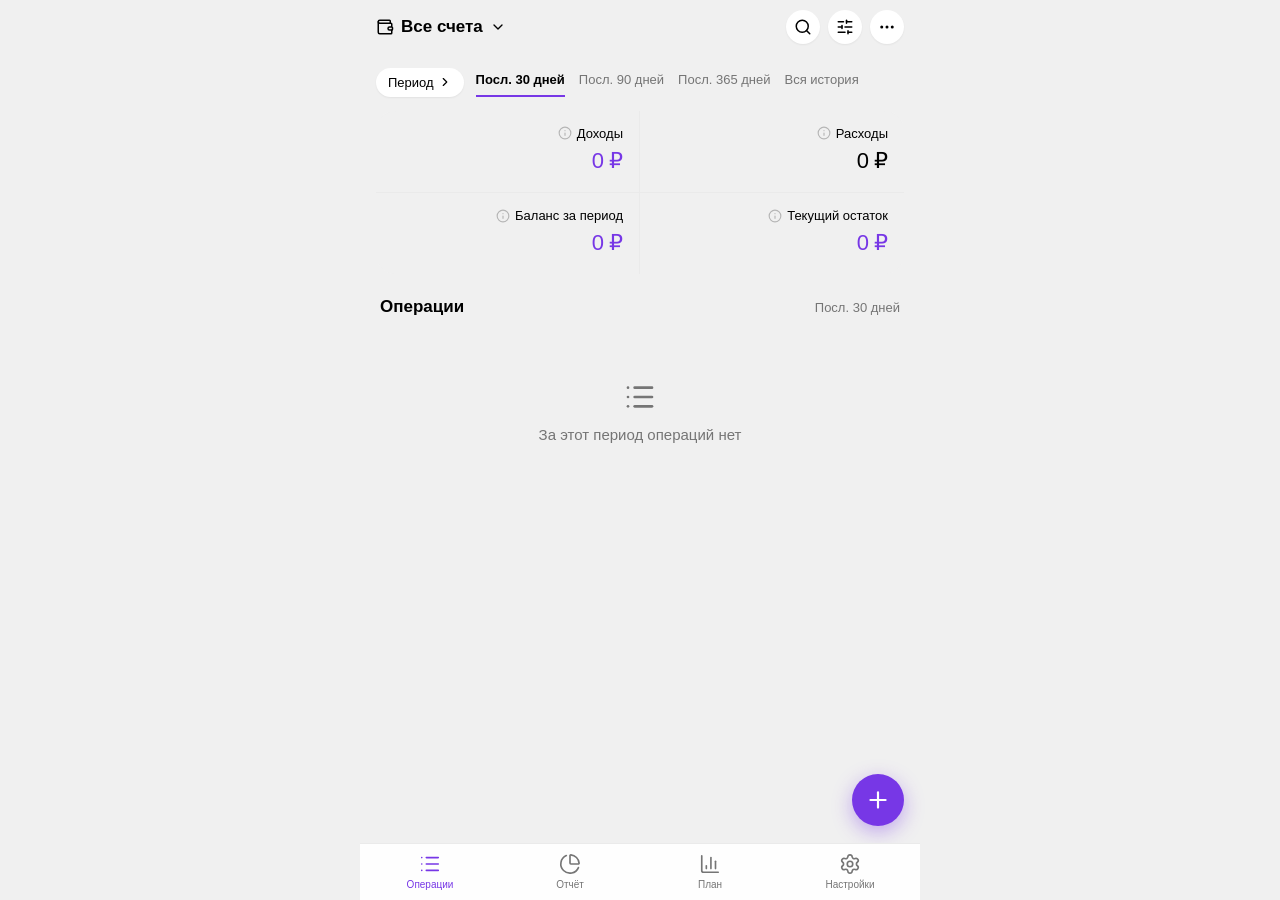
<file: index.html>
<!doctype html>
<html lang="ru">
<head>
  <meta charset="utf-8">
  <meta name="viewport" content="width=device-width, initial-scale=1, viewport-fit=cover">
  <title>Поток</title>

  <meta name="description" content="Учёт личных финансов. Данные хранятся только на устройстве.">
  <meta name="theme-color" content="#f0f0f0">
  <meta name="mobile-web-app-capable" content="yes">
  <meta name="apple-mobile-web-app-capable" content="yes">
  <meta name="apple-mobile-web-app-title" content="Поток">

  <link rel="manifest" href="manifest.webmanifest">
  <link rel="icon" href="icons/icon-192.png" sizes="192x192">
  <link rel="apple-touch-icon" href="icons/icon-192.png">
  <link rel="stylesheet" href="css/tokens.css">
  <link rel="stylesheet" href="css/app.css">

  <script>
    // Тему ставим до первой отрисовки, иначе на старте мигает белым.
    // Точное значение из настроек применит theme.js после чтения базы.
    document.documentElement.dataset.theme =
      matchMedia('(prefers-color-scheme: dark)').matches ? 'dark' : 'light';
  </script>
</head>
<body>
  <div id="app"></div>
  <noscript><p style="padding:24px;text-align:center">Нужен включённый JavaScript.</p></noscript>
  <script type="module" src="js/app.js"></script>
</body>
</html>
</file>
<file: css/tokens.css>
/* =========================================================================
   Токены. Значения сняты пипеткой с кадров записи экрана Money Flow
   в исходном разрешении 1284×2778 — не подобраны на глаз.

   Главное отличие от привычных приложений учёта: красно-зелёной схемы нет.
   Все положительные суммы — акцентный фиолетовый, расходы — обычный текст.
   ========================================================================= */

:root {
  /* Акцент один на обе темы — в оригинале он не меняется. */
  --accent: #7737e6;
  --accent-pressed: #6a2fd0;

  /* Цвета категорий с диаграмм оригинала. */
  --cat-1:  #1793df;  --cat-2:  #30a044;  --cat-3:  #1cb786;
  --cat-4:  #fd492d;  --cat-5:  #fc1037;  --cat-6:  #f45f8e;
  --cat-7:  #b15db6;  --cat-8:  #ffc463;  --cat-9:  #d8a67b;
  --cat-10: #c5bfa1;  --cat-11: #7737e6;  --cat-12: #8b8b8b;

  --radius-card: 20px;
  --radius-field: 14px;
  --radius-pill: 999px;

  --gap: 12px;
  --pad: 16px;
  --tabbar-height: 56px;

  --font: -apple-system, BlinkMacSystemFont, 'SF Pro Text', 'Segoe UI', Roboto,
    'Helvetica Neue', Arial, sans-serif;

  /* Шкала снята с кадров: крупная сумма ~34pt, заголовок ~17pt, подпись ~13pt. */
  --size-amount: 34px;
  --size-title: 17px;
  --size-body: 15px;
  --size-caption: 13px;
  --size-micro: 11px;
}

/* ------------------------------------------------------------ светлая тема */
:root,
:root[data-theme='light'] {
  --bg: #f0f0f0;
  --surface: #ffffff;
  --surface-2: #f0f0f0;
  --separator: #eaeaea;
  --text: #000000;
  --text-2: #757575;
  --text-3: #b6b6b6;

  --amount-positive: var(--accent);
  --amount-negative: var(--text);
  --track: #eaeaea;
  --shadow: 0 1px 2px rgba(0, 0, 0, 0.06);
}

/* --------------------------------------------------------------- тёмная */
@media (prefers-color-scheme: dark) {
  :root:not([data-theme='light']):not([data-theme='black']):not([data-theme='pureBlack']) {
    --bg: #1d1d1d;
    --surface: #292929;
    --surface-2: #242424;
    --separator: #343337;
    --text: #dcdcdc;
    --text-2: #8b8b8b;
    --text-3: #5a5a5a;

    --amount-positive: #9b6bf0;
    --amount-negative: var(--text);
    --track: #343337;
    --shadow: none;
  }
}

:root[data-theme='dark'] {
  --bg: #1d1d1d;
  --surface: #292929;
  --surface-2: #242424;
  --separator: #343337;
  --text: #dcdcdc;
  --text-2: #8b8b8b;
  --text-3: #5a5a5a;

  --amount-positive: #9b6bf0;
  --amount-negative: var(--text);
  --track: #343337;
  --shadow: none;
}

/* Чёрная и чистая чёрная — в оригинале это отдельные темы, не оттенки тёмной. */
:root[data-theme='black'] {
  --bg: #0d0d0d;
  --surface: #1a1a1a;
  --surface-2: #141414;
  --separator: #2a2a2a;
  --text: #dcdcdc;
  --text-2: #8b8b8b;
  --text-3: #5a5a5a;

  --amount-positive: #9b6bf0;
  --amount-negative: var(--text);
  --track: #2a2a2a;
  --shadow: none;
}

:root[data-theme='pureBlack'] {
  --bg: #000000;
  --surface: #0d0d0d;
  --surface-2: #000000;
  --separator: #222222;
  --text: #e6e6e6;
  --text-2: #8b8b8b;
  --text-3: #5a5a5a;

  --amount-positive: #9b6bf0;
  --amount-negative: var(--text);
  --track: #222222;
  --shadow: none;
}
</file>
<file: css/app.css>
/* Компоненты. Геометрия снята с кадров записи оригинала: строка операции 60pt,
   иконка 40pt, скругление карточек 20pt, нижние вкладки 56pt. */

* { box-sizing: border-box; }

html, body { height: 100%; margin: 0; }

body {
  background: var(--bg);
  color: var(--text);
  font-family: var(--font);
  font-size: var(--size-body);
  line-height: 1.35;
  -webkit-tap-highlight-color: transparent;
  overscroll-behavior-y: none;
}

body.is-locked { overflow: hidden; }

button, input, select, textarea { font: inherit; color: inherit; }
button { cursor: pointer; border: none; background: none; padding: 0; }
:focus-visible { outline: 2px solid var(--accent); outline-offset: 2px; border-radius: 6px; }

#app {
  max-width: 560px;
  margin: 0 auto;
  min-height: 100%;
  position: relative;
}

/* --------------------------------------------------------------- каркас */

.screen {
  padding: 0 var(--pad) calc(var(--tabbar-height) + 92px);
  display: flex;
  flex-direction: column;
  gap: var(--gap);
}

.tabbar {
  position: fixed;
  bottom: 0;
  left: 50%;
  transform: translateX(-50%);
  width: 100%;
  max-width: 560px;
  display: grid;
  grid-template-columns: repeat(4, 1fr);
  background: color-mix(in srgb, var(--surface) 92%, transparent);
  backdrop-filter: blur(18px);
  border-top: 1px solid var(--separator);
  padding-bottom: env(safe-area-inset-bottom, 0px);
  z-index: 40;
}

.tabbar__item {
  height: var(--tabbar-height);
  display: flex;
  flex-direction: column;
  align-items: center;
  justify-content: center;
  gap: 3px;
  color: var(--text-2);
  text-decoration: none;
  font-size: 10px;
}

.tabbar__item.is-active { color: var(--accent); }

/* --------------------------------------------------------------- шапка */

.topbar {
  position: sticky;
  top: 0;
  z-index: 30;
  display: flex;
  align-items: center;
  gap: 8px;
  padding: calc(env(safe-area-inset-top, 0px) + 10px) 0 10px;
  background: var(--bg);
}

.topbar__title {
  display: flex;
  align-items: center;
  gap: 7px;
  font-size: var(--size-title);
  font-weight: 600;
  flex: 1;
  min-width: 0;
}

.topbar__title span {
  overflow: hidden;
  text-overflow: ellipsis;
  white-space: nowrap;
}

.round-btn {
  width: 34px;
  height: 34px;
  border-radius: 50%;
  background: var(--surface);
  color: var(--text);
  display: grid;
  place-items: center;
  flex: none;
  box-shadow: var(--shadow);
}

.round-btn--ghost { background: none; box-shadow: none; width: auto; padding: 0 6px; color: var(--accent); }
.round-btn--accent { background: var(--accent); color: #fff; }
.round-btn--on { background: var(--accent); color: #fff; }

/* переключатель как в системных настройках */
.switch {
  width: 46px;
  height: 27px;
  border-radius: 999px;
  background: var(--track);
  position: relative;
  flex: none;
  transition: background 0.18s;
}

.switch::after {
  content: '';
  position: absolute;
  top: 2.5px;
  left: 2.5px;
  width: 22px;
  height: 22px;
  border-radius: 50%;
  background: #fff;
  box-shadow: 0 1px 3px rgba(0, 0, 0, 0.25);
  transition: transform 0.18s;
}

.switch.is-on { background: var(--accent); }
.switch.is-on::after { transform: translateX(19px); }

.field-row__hint { display: block; font-size: var(--size-caption); color: var(--text-2); }
.field-row__label { display: flex; flex-direction: column; gap: 2px; }

/* ------------------------------------------------------------- период */

/* Чип «Период» стоит на месте, уезжают только сами периоды. */
.period-bar { display: flex; align-items: center; gap: 12px; }

.period-bar__scroll {
  display: flex;
  align-items: center;
  gap: 14px;
  overflow-x: auto;
  scrollbar-width: none;
  padding-bottom: 2px;
  flex: 1;
  min-width: 0;
}

.period-bar__scroll::-webkit-scrollbar { display: none; }

.period-chip {
  display: inline-flex;
  align-items: center;
  gap: 4px;
  padding: 6px 12px;
  border-radius: var(--radius-pill);
  background: var(--surface);
  font-size: var(--size-caption);
  font-weight: 500;
  flex: none;
  box-shadow: var(--shadow);
}

.period-item {
  font-size: var(--size-caption);
  color: var(--text-2);
  white-space: nowrap;
  flex: none;
  padding: 5px 0 6px;
  border-bottom: 2px solid transparent;
}

.period-item.is-active {
  color: var(--text);
  font-weight: 600;
  border-bottom-color: var(--accent);
}

/* ----------------------------------------------------------- сводка */

.summary {
  background: var(--surface-2);
  border-radius: var(--radius-card);
  display: grid;
  grid-template-columns: 1fr 1fr;
  overflow: hidden;
}

.summary__cell {
  padding: 14px 16px 16px;
  display: flex;
  flex-direction: column;
  align-items: flex-end;
  gap: 4px;
  text-align: right;
}

.summary__cell:nth-child(odd) { border-right: 1px solid var(--separator); }
.summary__cell:nth-child(n + 3) { border-top: 1px solid var(--separator); }

.summary__label {
  display: inline-flex;
  align-items: center;
  gap: 5px;
  font-size: var(--size-caption);
  color: var(--text);
}

.summary__label svg { color: var(--text-3); }

.summary__value {
  font-size: 22px;
  font-weight: 500;
  font-variant-numeric: tabular-nums;
  letter-spacing: -0.4px;
}

.is-positive { color: var(--amount-positive); }
.is-negative { color: var(--amount-negative); }

/* ------------------------------------------------------- список операций */

.section-head {
  display: flex;
  align-items: baseline;
  justify-content: space-between;
  padding: 10px 4px 2px;
  font-size: var(--size-title);
  font-weight: 600;
}

.section-head__hint { font-size: var(--size-caption); color: var(--text-2); font-weight: 400; }

.tx-group { display: flex; flex-direction: column; }

.tx-group__head {
  display: flex;
  align-items: baseline;
  justify-content: space-between;
  gap: 10px;
  padding: 14px 4px 7px;
  margin-bottom: 2px;
  border-bottom: 1px solid var(--separator);
  font-size: var(--size-caption);
  color: var(--text-2);
}

.tx-group__total { font-variant-numeric: tabular-nums; }

.tx-list {
  background: var(--surface);
  border-radius: var(--radius-card);
  overflow: hidden;
}

.tx-row {
  display: grid;
  grid-template-columns: 40px 1fr auto;
  align-items: center;
  gap: 2px 12px;
  width: 100%;
  padding: 11px 14px;
  text-align: left;
}

.tx-row + .tx-row { box-shadow: inset 0 1px 0 var(--separator); }
.tx-row:active { background: var(--surface-2); }

/* Глиф лежит прямо на белом, как в оригинале — без круглой подложки. */
.tx-row__icon {
  width: 40px;
  height: 40px;
  display: grid;
  place-items: center;
  grid-row: span 2;
}

.tx-row__title { font-size: var(--size-title); font-weight: 500; }

.tx-row__amount {
  font-size: var(--size-title);
  font-weight: 500;
  font-variant-numeric: tabular-nums;
  white-space: nowrap;
}

.tx-row__meta {
  grid-column: 2 / -1;
  display: flex;
  flex-wrap: wrap;
  align-items: center;
  gap: 3px 12px;
  font-size: var(--size-caption);
  color: var(--text-2);
  min-width: 0;
}

.meta-chip { display: inline-flex; align-items: center; gap: 4px; min-width: 0; }
.meta-chip svg { flex: none; }
.meta-chip span { overflow: hidden; text-overflow: ellipsis; white-space: nowrap; }
.meta-chip__dot { width: 12px; height: 12px; border-radius: 3px; flex: none; }

/* --------------------------------------------------------------- кнопка + */

.fab {
  position: fixed;
  right: max(calc(50% - 280px + var(--pad)), var(--pad));
  bottom: calc(var(--tabbar-height) + 18px + env(safe-area-inset-bottom, 0px));
  width: 52px;
  height: 52px;
  border-radius: 50%;
  background: var(--accent);
  color: #fff;
  display: grid;
  place-items: center;
  z-index: 35;
  box-shadow: 0 6px 20px rgba(119, 55, 230, 0.4);
}

.fab:active { transform: scale(0.94); }
.fab--left { right: auto; left: max(calc(50% - 280px + var(--pad)), var(--pad)); }

/* --------------------------------------------------------------- шторки */

.backdrop {
  position: fixed;
  inset: 0;
  background: rgba(0, 0, 0, 0.4);
  display: flex;
  align-items: flex-end;
  justify-content: center;
  z-index: 100;
  opacity: 0;
  transition: opacity 0.2s ease;
}

.backdrop--open { opacity: 1; }

.sheet {
  width: 100%;
  max-width: 560px;
  background: var(--bg);
  border-radius: 14px 14px 0 0;
  display: flex;
  flex-direction: column;
  transform: translateY(24px);
  transition: transform 0.24s cubic-bezier(0.32, 0.72, 0, 1);
  overflow: hidden;
}

.backdrop--open .sheet { transform: translateY(0); }
.sheet--full { height: 94vh; }
.sheet--tall { max-height: 88vh; }
.sheet--auto { max-height: 80vh; }

.sheet__body {
  flex: 1;
  overflow-y: auto;
  display: flex;
  flex-direction: column;
  padding-bottom: env(safe-area-inset-bottom, 0px);
}

.sheet__head {
  display: flex;
  align-items: center;
  gap: 12px;
  padding: 12px var(--pad);
  flex: none;
}

.sheet__titles { flex: 1; text-align: center; min-width: 0; }
.sheet__title { font-size: var(--size-title); font-weight: 600; }
.sheet__subtitle { font-size: var(--size-caption); color: var(--text-2); }

/* --------------------------------------------------------------- ввод */

.entry { display: flex; flex-direction: column; height: 100%; }

.segmented {
  display: inline-flex;
  gap: 18px;
  margin: 0 auto;
}

.segmented__item {
  font-size: var(--size-title);
  color: var(--text-2);
  padding: 4px 2px 7px;
  border-bottom: 2px solid transparent;
}

.segmented__item.is-active {
  color: var(--text);
  font-weight: 600;
  border-bottom-color: var(--accent);
}

.entry__amount {
  padding: 22px var(--pad) 18px;
  text-align: right;
  font-size: var(--size-amount);
  font-weight: 500;
  font-variant-numeric: tabular-nums;
  letter-spacing: -0.5px;
  overflow-x: auto;
  white-space: nowrap;
  scrollbar-width: none;
}

.entry__amount::-webkit-scrollbar { display: none; }
.entry__amount--income { color: var(--amount-positive); }
.entry__hint { font-size: var(--size-caption); color: var(--text-2); text-align: right;
  padding: 0 var(--pad) 8px; }

.fields {
  background: var(--surface);
  border-radius: var(--radius-card);
  margin: 0 var(--pad);
  overflow: hidden;
  flex: none;
}

.field-row {
  display: flex;
  align-items: center;
  justify-content: space-between;
  gap: 12px;
  width: 100%;
  min-height: 46px;
  padding: 10px 14px;
  text-align: left;
}

.field-row + .field-row { box-shadow: inset 0 1px 0 var(--separator); }
.field-row:active { background: var(--surface-2); }
.field-row__label { color: var(--text); flex: none; }

.field-row__value {
  display: inline-flex;
  align-items: center;
  gap: 7px;
  color: var(--text-2);
  min-width: 0;
  overflow: hidden;
}

.field-row__value span { overflow: hidden; text-overflow: ellipsis; white-space: nowrap; }
.field-row__value.is-set { color: var(--text); }
.field-row input {
  border: none;
  background: none;
  text-align: right;
  outline: none;
  width: 100%;
  color: var(--text);
}

/* клавиатура */

/* Середина прокручивается, клавиатура и кнопка сохранения приколоты к низу. */
.sheet__body:has(.entry__scroll) { overflow: hidden; }
.entry__scroll { flex: 1; overflow-y: auto; padding-bottom: 8px; }
.entry__footer { flex: none; padding-bottom: 6px; }

.keypad {
  display: grid;
  grid-template-columns: repeat(4, 1fr);
  gap: 8px;
  padding: 12px var(--pad) 10px;
}

.key {
  height: 52px;
  border-radius: var(--radius-field);
  background: var(--surface);
  font-size: 22px;
  font-weight: 400;
  display: grid;
  place-items: center;
  box-shadow: var(--shadow);
}

.key:active { background: var(--surface-2); }
.key--op { color: var(--accent); }

.btn {
  display: inline-flex;
  align-items: center;
  justify-content: center;
  gap: 8px;
  min-height: 48px;
  padding: 0 20px;
  border-radius: var(--radius-field);
  font-weight: 600;
  width: 100%;
  background: var(--surface-2);
  color: var(--text);
}

.btn--primary { background: var(--accent); color: #fff; }
.btn--danger { background: #d92d20; color: #fff; }
.btn--ghost { background: var(--surface-2); }
.btn:disabled { opacity: 0.45; }
.btn:active:not(:disabled) { transform: scale(0.99); }

/* display:flex делает кнопку блочной — она займёт ширину за вычетом полей.
   С inline-flex и width:100 % она вылезала за экран на ширину полей. */
.entry__save { display: flex; margin: 12px var(--pad) 0; width: auto; flex: none; }

/* ------------------------------------------------------------- списки */

.list {
  background: var(--surface);
  border-radius: var(--radius-card);
  margin: 0 var(--pad);
  overflow: hidden;
  list-style: none;
  padding: 0;
}

.list--flush { margin: 0; border-radius: 0; }

.list__row {
  display: flex;
  align-items: center;
  gap: 12px;
  width: 100%;
  padding: 11px 14px;
  text-align: left;
  min-height: 50px;
}

.list__row + .list__row { box-shadow: inset 0 1px 0 var(--separator); }
.list__row:active { background: var(--surface-2); }
.list__row.is-active { background: color-mix(in srgb, var(--accent) 10%, transparent); }

.list__icon {
  width: 32px;
  height: 32px;
  border-radius: 8px;
  display: grid;
  place-items: center;
  flex: none;
}

.list__title { flex: 1; min-width: 0; overflow: hidden; text-overflow: ellipsis; white-space: nowrap; }
.list__value { font-variant-numeric: tabular-nums; color: var(--amount-positive); white-space: nowrap; }
.list__sub { font-size: var(--size-caption); color: var(--text-2); }
.list__check { color: var(--accent); flex: none; }

.group-head {
  display: flex;
  align-items: center;
  gap: 8px;
  width: 100%;
  padding: 12px 14px 6px;
  color: var(--text-2);
  font-size: var(--size-caption);
}

.group-head__name { flex: 1; text-align: left; }
.group-head__total { font-variant-numeric: tabular-nums; color: var(--amount-positive); }
.group-head svg { transition: transform 0.15s; }
.group-head.is-collapsed svg { transform: rotate(-90deg); }

.tree-toggle { width: 28px; height: 28px; display: grid; place-items: center; color: var(--text-2); flex: none; }
.list__row--child { padding-left: 38px; }

.search-field {
  display: flex;
  align-items: center;
  gap: 8px;
  margin: 0 var(--pad) 10px;
  padding: 8px 12px;
  border-radius: var(--radius-field);
  background: var(--surface);
  color: var(--text-2);
}

.search-field input { flex: 1; border: none; background: none; outline: none; color: var(--text); }

/* ------------------------------------------------------------- отчёт */

.report-controls { display: flex; align-items: center; gap: 8px; }

.chart-toggle {
  display: inline-flex;
  background: var(--surface);
  border-radius: var(--radius-pill);
  padding: 3px;
  gap: 2px;
  box-shadow: var(--shadow);
}

.chart-toggle__item {
  width: 42px;
  height: 30px;
  border-radius: var(--radius-pill);
  display: grid;
  place-items: center;
  color: var(--text-2);
}

.chart-toggle__item.is-active { background: var(--surface-2); color: var(--text); }

.dropdown {
  display: inline-flex;
  align-items: center;
  gap: 5px;
  padding: 7px 13px;
  border-radius: var(--radius-pill);
  background: var(--surface);
  font-size: var(--size-caption);
  font-weight: 500;
  box-shadow: var(--shadow);
}

.dropdown svg { color: var(--text-2); }

.chart-card {
  background: var(--surface);
  border-radius: var(--radius-card);
  padding: 16px 12px;
  display: flex;
  flex-direction: column;
  gap: 12px;
}

.subtabs { display: flex; gap: 16px; justify-content: flex-end; padding: 0 4px; }

.subtabs__item {
  font-size: var(--size-caption);
  color: var(--text-2);
  padding: 2px 0 5px;
  border-bottom: 2px solid transparent;
}

.subtabs__item.is-active { color: var(--text); font-weight: 600; border-bottom-color: var(--accent); }

.donut-wrap { display: grid; place-items: center; padding: 4px 0; }
.donut { width: min(300px, 100%); height: auto; }
.donut__slice { transition: opacity 0.15s; }
.donut__slice:hover { opacity: 0.85; }

.donut__label {
  fill: #fff;
  font-size: 13px;
  font-weight: 600;
  font-family: var(--font);
  pointer-events: none;
}

/* столбцы */

.bars { position: relative; height: calc(var(--bars-height) + 22px); }

.bars__grid { position: absolute; inset: 0 0 22px 0; }

.bars__grid-line {
  position: absolute;
  left: 0;
  right: 0;
  border-top: 1px dashed var(--separator);
  font-size: 10px;
  color: var(--text-3);
}

.bars__grid-line span { position: absolute; left: 0; top: -12px; }

/* Столбцы отступают от левого края — там живут подписи оси. */
.bars__cols {
  position: absolute;
  inset: 0 0 0 46px;
  display: flex;
  align-items: flex-end;
  gap: 3px;
  overflow-x: auto;
  scrollbar-width: none;
}

.bars__cols::-webkit-scrollbar { display: none; }

.bars__col {
  flex: 1 0 14px;
  height: 100%;
  display: flex;
  flex-direction: column;
  justify-content: flex-end;
  align-items: center;
  gap: 4px;
  min-width: 14px;
}

.bars__stack {
  width: 72%;
  min-height: 2px;
  border-radius: 3px;
  overflow: hidden;
  display: flex;
  flex-direction: column-reverse;
}

.bars__seg { display: block; width: 100%; }
.bars__tick { font-size: 10px; color: var(--text-3); height: 14px; }

/* список долей */

.share-list {
  background: var(--surface);
  border-radius: var(--radius-card);
  overflow: hidden;
}

.share-row {
  display: grid;
  grid-template-columns: 28px 1fr auto;
  align-items: center;
  gap: 6px 10px;
  width: 100%;
  padding: 11px 14px 9px;
  text-align: left;
}

.share-row + .share-row { box-shadow: inset 0 1px 0 var(--separator); }
.share-row:not(:disabled):active { background: var(--surface-2); }
.share-row__icon { display: grid; place-items: center; }

.share-row__sigma {
  width: 28px;
  height: 28px;
  display: grid;
  place-items: center;
  font-size: 17px;
  color: var(--text-2);
}

.share-row__name { overflow: hidden; text-overflow: ellipsis; white-space: nowrap; }
.share-row--total .share-row__name { font-weight: 600; }

.share-row__amount {
  font-variant-numeric: tabular-nums;
  white-space: nowrap;
  color: var(--amount-negative);
}

.share-row__track {
  grid-column: 1 / -1;
  height: 3px;
  border-radius: 2px;
  background: var(--track);
  overflow: hidden;
}

.share-row__track i { display: block; height: 100%; background: var(--accent); border-radius: 2px; }

/* --------------------------------------------------------------- план */

.plan-list {
  background: var(--surface);
  border-radius: var(--radius-card);
  overflow: hidden;
}

.plan-row {
  display: grid;
  grid-template-columns: 28px 1fr auto;
  align-items: center;
  gap: 4px 10px;
  width: 100%;
  padding: 12px 14px 10px;
  text-align: left;
}

.plan-row + .plan-row { box-shadow: inset 0 1px 0 var(--separator); }
.plan-row:active { background: var(--surface-2); }
.plan-row__icon { display: grid; place-items: center; }
.plan-row__name { overflow: hidden; text-overflow: ellipsis; white-space: nowrap; }

.plan-row__target {
  font-variant-numeric: tabular-nums;
  white-space: nowrap;
  color: var(--amount-positive);
}

.plan-row__target b { font-weight: 500; }
.plan-row__target .is-over { color: #d92d20; }

.plan-row__meta {
  grid-column: 2 / -1;
  display: flex;
  align-items: baseline;
  justify-content: space-between;
  gap: 10px;
  font-size: var(--size-caption);
  color: var(--text-2);
  font-variant-numeric: tabular-nums;
}

.plan-row__left { color: var(--text); }

.plan-row__track {
  grid-column: 1 / -1;
  height: 3px;
  border-radius: 2px;
  background: var(--track);
  overflow: hidden;
  margin-top: 4px;
}

.plan-row__track i { display: block; height: 100%; background: var(--accent); border-radius: 2px; }
.plan-row__track i.is-over { background: #d92d20; }

.plan-row__percent {
  grid-column: 1 / -1;
  font-size: var(--size-caption);
  color: var(--text-2);
  text-align: center;
  font-variant-numeric: tabular-nums;
}

.plan-empty {
  background: var(--surface);
  border-radius: var(--radius-card);
  padding: 22px 18px;
  color: var(--text-2);
  font-size: var(--size-caption);
  text-align: center;
}

/* Не переносим на вторую строку — она сдвигает подпись поля вниз. */
.swatches {
  display: flex;
  gap: 7px;
  justify-content: flex-end;
  overflow-x: auto;
  scrollbar-width: none;
  padding: 2px 0;
}

.swatches::-webkit-scrollbar { display: none; }

.swatch {
  width: 24px;
  height: 24px;
  border-radius: 50%;
  border: 2px solid transparent;
  flex: none;
}

.swatch.is-active { border-color: var(--text); }

.icon-grid {
  display: grid;
  grid-template-columns: repeat(auto-fill, minmax(56px, 1fr));
  gap: 8px;
  padding: 0 var(--pad);
}

.icon-grid__item {
  height: 56px;
  border-radius: var(--radius-field);
  background: var(--surface);
  display: grid;
  place-items: center;
}

.icon-grid__item.is-active { box-shadow: inset 0 0 0 2px var(--accent); }

/* ------------------------------------------------------------- прочее */

.empty {
  padding: 48px 24px;
  text-align: center;
  color: var(--text-2);
  display: flex;
  flex-direction: column;
  align-items: center;
  gap: 12px;
}

.dialog__title { font-size: var(--size-title); margin: 16px var(--pad) 0; }
.dialog__text { margin: 8px var(--pad) 0; color: var(--text-2); }
.dialog__actions { display: flex; gap: 10px; padding: var(--pad); }

.toast-host {
  position: fixed;
  left: 50%;
  bottom: calc(var(--tabbar-height) + 84px);
  transform: translateX(-50%);
  z-index: 200;
  pointer-events: none;
  width: max-content;
  max-width: 92vw;
}

.toast {
  padding: 11px 18px;
  border-radius: var(--radius-pill);
  background: var(--text);
  color: var(--bg);
  font-size: var(--size-caption);
  font-weight: 500;
  opacity: 0;
  transform: translateY(8px);
  transition: opacity 0.2s, transform 0.2s;
}

.toast.is-visible { opacity: 1; transform: translateY(0); }
.toast--error { background: #d92d20; color: #fff; }

.stack { display: flex; flex-direction: column; gap: 10px; padding: var(--pad); }
.muted { color: var(--text-2); font-size: var(--size-caption); margin: 0; }

.splash { min-height: 70vh; display: grid; place-items: center; color: var(--text-2); }

@media (prefers-reduced-motion: reduce) {
  * { transition-duration: 0.01ms !important; animation-duration: 0.01ms !important; }
}
</file>
